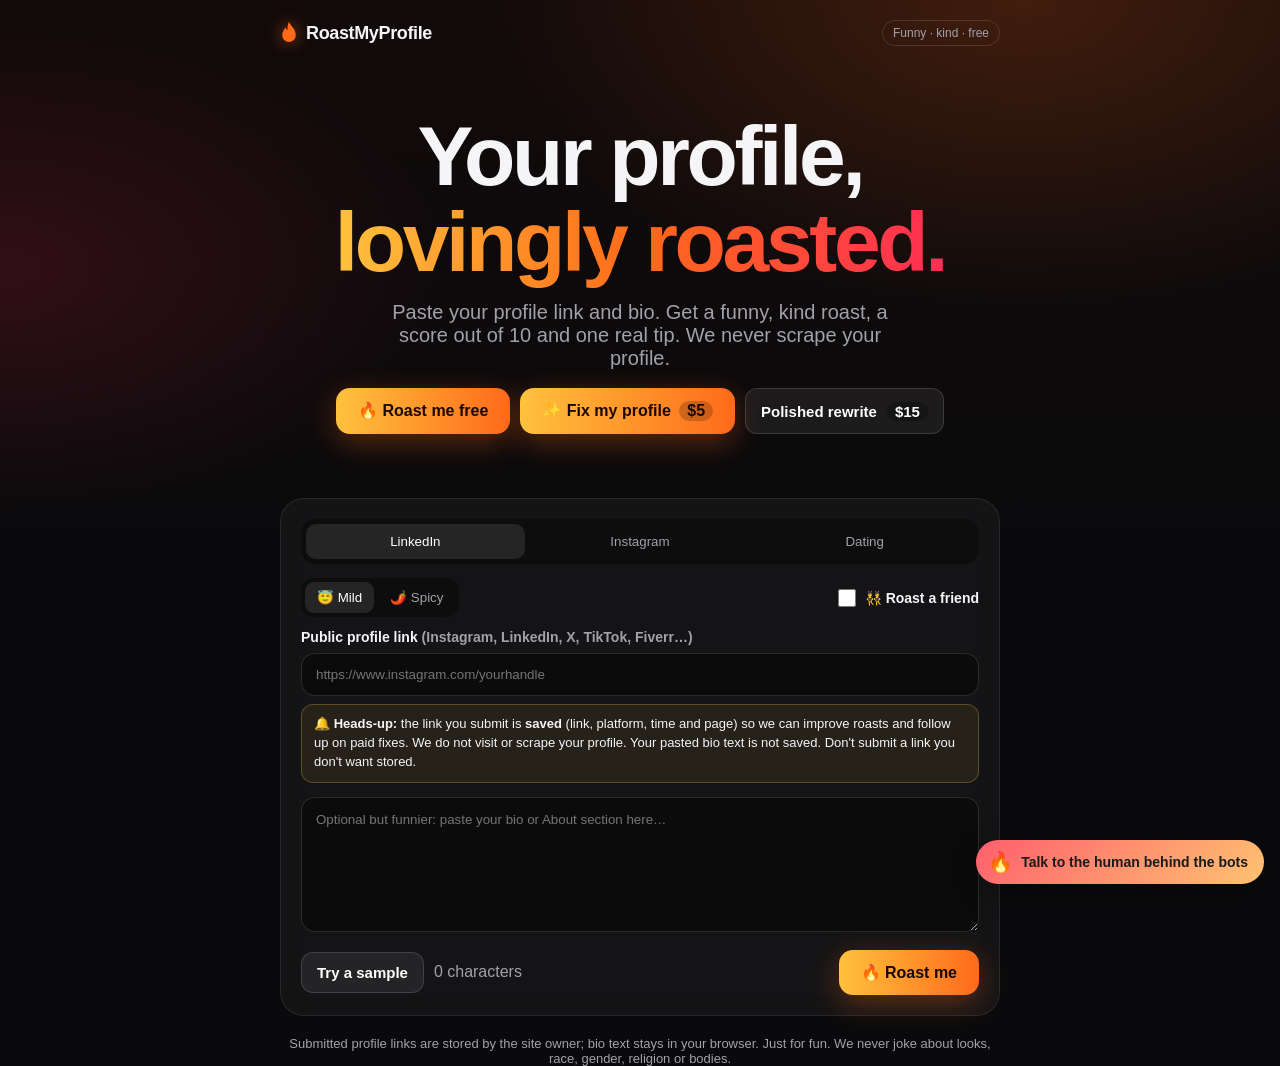
<file: index.html>
<!doctype html><html lang="en"><head><meta charset="utf-8"><meta name="viewport" content="width=device-width,initial-scale=1">
<title>RoastMyProfile — a funny, kind roast of your profile</title>
<meta name="description" content="Paste your LinkedIn, Instagram or dating bio. Get a funny-but-kind roast, a score and one real tip.">
<meta name="theme-color" content="#0a0a0c">
<link rel="canonical" href="https://mxhoaib.github.io/roastmyprofile/">
<meta property="og:type" content="website"><meta property="og:site_name" content="RoastMyProfile">
<meta property="og:title" content="RoastMyProfile: get your bio lovingly roasted 🔥">
<meta property="og:description" content="Paste your LinkedIn, Instagram or dating bio. Get a funny roast, a Savagery score and one real tip.">
<meta property="og:url" content="https://mxhoaib.github.io/roastmyprofile/"><meta property="og:image" content="https://mxhoaib.github.io/roastmyprofile/og-image.png">
<meta property="og:image:width" content="1200"><meta property="og:image:height" content="630"><meta property="og:image:alt" content="RoastMyProfile: your profile, lovingly roasted">
<meta name="twitter:card" content="summary_large_image"><meta name="twitter:title" content="RoastMyProfile: get your bio lovingly roasted 🔥">
<meta name="twitter:description" content="Funny-but-kind roasts of your LinkedIn, Instagram or dating bio."><meta name="twitter:image" content="https://mxhoaib.github.io/roastmyprofile/og-image.png">
<link rel="stylesheet" href="style.css"></head><body>
<div class="bg" aria-hidden="true"></div>
<header class="wrap top"><div class="logo"><svg viewBox="0 0 24 32" class="flame" aria-hidden="true"><path d="M12 1c2 6 9 9 9 18a9 9 0 0 1-18 0c0-5 3-7 4-11 1 3 2 4 3 4 0-4 0-7 2-11z"/></svg>RoastMyProfile</div><span class="pill">Funny · kind · free</span></header>
<main class="wrap">
<section class="hero"><h1>Your profile,<br><span class="grad">lovingly roasted.</span></h1><p class="sub">Paste your profile link and bio. Get a funny, kind roast, a score out of 10 and one real tip. We never scrape your profile.</p><p class="heroctas"><a class="cta" href="#app">🔥 Roast me free</a><a class="cta heropay" href="pay/?item=fix5" target="_blank" rel="noopener">✨ Fix my profile <span class="price">$5</span></a><a class="ghost heropay2" href="pay/?item=rewrite" target="_blank" rel="noopener">Polished rewrite <span class="price">$15</span></a></p><p id="stats" class="muted small stats" hidden></p></section>
<section class="panel" id="app">
<div class="types" role="radiogroup" aria-label="Profile type">
<button role="radio" aria-checked="true" data-type="linkedin" class="on">LinkedIn</button>
<button role="radio" aria-checked="false" data-type="instagram">Instagram</button>
<button role="radio" aria-checked="false" data-type="dating">Dating</button></div>
<div class="opts"><div class="seg" role="radiogroup" aria-label="Heat level"><button role="radio" aria-checked="true" data-heat="mild" class="on">😇 Mild</button><button role="radio" aria-checked="false" data-heat="spicy">🌶️ Spicy</button></div>
<label class="friend"><input type="checkbox" id="friend" data-ev="roast-a-friend-toggle"> 👯 Roast a friend</label></div>
<p id="friendnote" class="muted small" hidden>Paste your friend's public profile link (and their bio if you have it), roast it, then send them the roast link. It opens straight to their roast with a “Roast them back” button.</p>
<label for="purl" class="urllbl">Public profile link <span class="muted">(Instagram, LinkedIn, X, TikTok, Fiverr…)</span></label>
<input type="url" id="purl" inputmode="url" maxlength="300" placeholder="https://www.instagram.com/yourhandle" autocomplete="url">
<p class="notice small" id="urlnotice">🔔 <b>Heads-up:</b> the link you submit is <b>saved</b> (link, platform, time and page) so we can improve roasts and follow up on paid fixes. We do not visit or scrape your profile. Your pasted bio text is not saved. Don't submit a link you don't want stored.</p>
<label for="txt" class="sr">Profile text</label>
<textarea id="txt" rows="7" placeholder="Optional but funnier: paste your bio or About section here…"></textarea>
<div class="row"><button id="sample" class="ghost">Try a sample</button><span id="count" class="muted">0 characters</span><button id="go" class="cta">🔥 Roast me</button></div>
</section>
<section id="out" class="panel result" hidden aria-live="polite">
<div class="scorebox"><div class="score"><span id="score">0</span><small>/10</small></div><div id="verdict" class="verdict"></div></div>
<ol id="lines" class="lines"></ol>
<div class="tip"><b>One real tip:</b> <span id="tip"></span></div>
<a class="cta fix" id="fix" href="pay/?item=fix5" target="_blank" rel="noopener">✨ Fix it for $5 · Pay with PayPal</a>
<div class="seg sizes" role="radiogroup" aria-label="Card size"><button role="radio" aria-checked="true" data-size="4x5" class="on">4:5</button><button role="radio" aria-checked="false" data-size="9x16">9:16 Story</button><button role="radio" aria-checked="false" data-size="1x1">1:1</button><button role="radio" aria-checked="false" data-size="wide">1200×630</button></div>
<canvas id="card" width="1080" height="1350" aria-label="Share card preview"></canvas>
<div class="row wrapr"><button id="dl" class="ghost">⬇ Download card</button><button id="share" class="ghost" data-ev="share-native">📤 Share</button><button id="link" class="ghost" data-ev="share-copy-link">🔗 Copy roast link</button><button id="copy" class="ghost">Copy text</button>
<a id="x" class="ghost" target="_blank" rel="noopener" href="#" data-ev="share-x">X</a><a id="fb" class="ghost" target="_blank" rel="noopener" href="#" data-ev="share-facebook">Facebook</a><a id="li" class="ghost" target="_blank" rel="noopener" href="#" data-ev="share-linkedin">LinkedIn</a><a id="rd" class="ghost" target="_blank" rel="noopener" href="#" data-ev="share-reddit">Reddit</a><button id="tt" class="ghost" data-ev="share-tiktok">TikTok</button><button id="ig" class="ghost" data-ev="share-ig-story">IG Story</button><button id="again" class="ghost">🔁 Roast again</button></div>
<a class="cta upsell" href="pay/?item=rewrite" target="_blank" rel="noopener">Pay with PayPal · Polished rewrite $15 →</a>
<div class="friendbox"><b>👯 Roast a friend next</b><p class="muted small">Paste their public profile link. You'll get a roast link to send them. Like any submitted link, it is saved (see the notice above).</p><div class="row"><input type="url" id="furl" inputmode="url" maxlength="300" placeholder="https://www.linkedin.com/in/yourfriend" aria-label="Friend's profile link"><button id="froast" class="cta" data-ev="roast-a-friend">🔥 Roast my friend</button></div></div>
<div id="board" class="boardbox"></div>
<div class="submitbox"><label for="nick" class="small">Nickname for score submission (optional)</label><div class="row"><input id="nick" maxlength="24" placeholder="e.g. BuzzwordQueen" autocomplete="nickname"><button id="submit" class="ghost" data-ev="leaderboard-submit">📮 Submit my score</button></div><p class="muted small">Optional. Sends your nickname, score, profile type, and profile link (if you entered one) to the site owner. There is no public leaderboard yet.</p></div>
<p class="muted small" id="toast" role="status"></p>
</section>
</main>
<footer class="wrap muted small">Submitted profile links are stored by the site owner; bio text stays in your browser. Just for fun. We never joke about looks, race, gender, religion or bodies.</footer>
<script src="config.js"></script><script src="engine.js"></script><script src="viral.js"></script><script src="app.js"></script><script data-goatcounter="https://d3dddsites.goatcounter.com/count" async src="//gc.zgo.at/count.js"></script>
<script>/* Records pay/download clicks as GoatCounter events; does nothing unless GoatCounter is loaded. */
document.addEventListener('click',function(e){var el=e.target.closest&&e.target.closest('a,button');if(!el||!window.goatcounter||!window.goatcounter.count)return;var h=el.getAttribute('href')||'',id=el.id||'',t=(el.textContent||'').trim().slice(0,40),m=h.match(/pay\/\?item=([\w-]+)/),ev=null;if(m)ev='pay-'+m[1];else if(el.hasAttribute('download')||/^(dl|svg|png|dxf|download)/i.test(id)||/download/i.test(t))ev='download-'+(id||t.toLowerCase().replace(/\W+/g,'-'));if(ev)window.goatcounter.count({path:(location.pathname.split('/')[1]||'root')+'/'+ev,title:t,event:true})},true);</script>
<script src="contact.js" data-subject="Roast me in person, please" data-emoji="🔥" data-line="Got roasted and want revenge? Or a collab? Email the human holding the matches." defer></script>
</body></html>
</file>
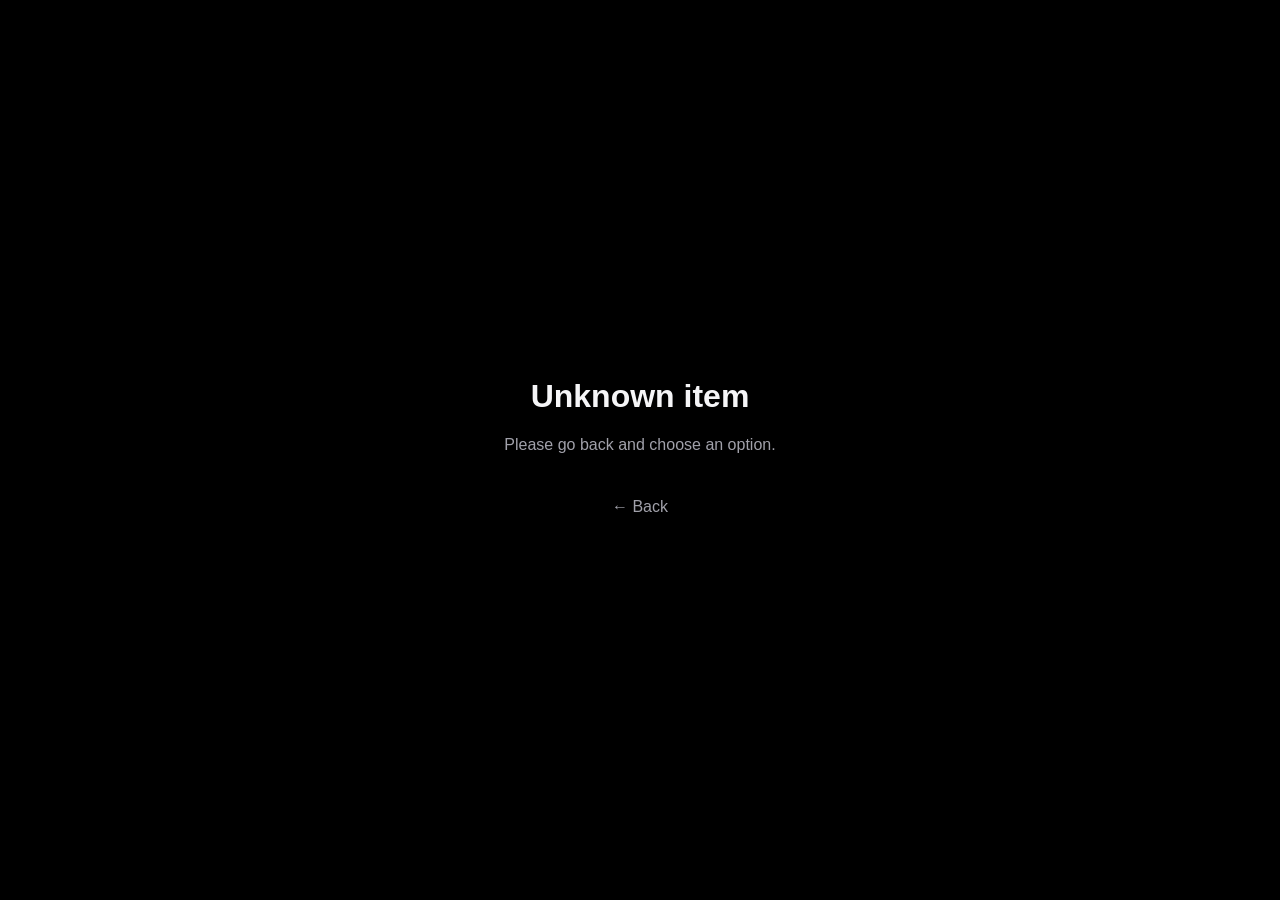
<file: pay/index.html>
<!doctype html><html lang="en"><head><meta charset="utf-8"><meta name="viewport" content="width=device-width,initial-scale=1"><meta name="robots" content="noindex"><title>Redirecting to PayPal…</title>
<style>body{margin:0;min-height:100vh;display:grid;place-items:center;background:#000;color:#f5f5f7;font-family:-apple-system,Segoe UI,Roboto,Arial,sans-serif;text-align:center}a{display:inline-block;margin-top:16px;padding:12px 22px;border-radius:14px;background:#ffc439;color:#111;font-weight:800;text-decoration:none}p{color:#a1a1aa}</style></head><body><main><h1 id="h">Taking you to PayPal…</h1><p id="d"></p><a id="go" href="../">Pay with PayPal</a><p><a href="../" style="background:none;color:#a1a1aa;font-weight:500">← Back</a></p></main>
<script>
// Items: amount in USD (null = buyer enters amount). No logins or secrets here.
var ITEMS={fix5:{n:'Fix my profile',a:5},rewrite:{n:'Polished profile rewrite',a:15}};
var u=['https:','','paypal.me','imshoi'];
var k=new URLSearchParams(location.search).get('item'),it=Object.prototype.hasOwnProperty.call(ITEMS,k)?ITEMS[k]:null;
if(!it){document.getElementById('h').textContent='Unknown item';document.getElementById('d').textContent='Please go back and choose an option.';document.getElementById('go').style.display='none'}
else{if(it.a)u.push(it.a+'USD');var url=u.join('/');document.getElementById('h').textContent=it.n;document.getElementById('d').textContent=(it.a?'US$'+it.a+' · ':'')+'Secure payment on PayPal. Redirecting…';document.getElementById('go').href=url;setTimeout(function(){location.replace(url)},900)}
</script></body></html>
</file>
<file: style.css>
:root{--o:#ff6a1a;--y:#ffc23d;--r:#ff2d55;--t:#f5f5f7;--m:#a1a1aa}
*{box-sizing:border-box}html{-webkit-text-size-adjust:100%}
body{margin:0;font-family:-apple-system,BlinkMacSystemFont,"SF Pro Display","Segoe UI",Roboto,Helvetica,Arial,sans-serif;color:var(--t);background:#0a0a0c;overflow-x:hidden}
.bg{position:fixed;inset:0;z-index:-1;background:radial-gradient(60% 50% at 80% 0%,#ff6a1a33,transparent 70%),radial-gradient(50% 40% at 0% 30%,#ff2d5526,transparent 70%),linear-gradient(180deg,#120a0a,#0a0a0c 60%)}
.wrap{max-width:760px;margin:0 auto;padding:0 20px}
.top{display:flex;justify-content:space-between;align-items:center;padding-top:20px;padding-bottom:20px}
.logo{display:flex;gap:8px;align-items:center;font-weight:800;letter-spacing:-.02em;font-size:18px}
.flame{width:18px;height:24px;fill:url(#g);fill:var(--o);filter:drop-shadow(0 0 8px #ff6a1a99);animation:flick 1.6s ease-in-out infinite alternate;transform-origin:bottom}
@keyframes flick{to{transform:scaleY(1.08) rotate(2deg)}}
.pill{font-size:12px;color:var(--m);border:1px solid #ffffff22;border-radius:99px;padding:5px 10px}
.hero{padding:48px 0 28px;text-align:center;animation:up .7s ease both}
h1{font-size:clamp(40px,9vw,84px);line-height:1.02;letter-spacing:-.04em;margin:0 0 16px;font-weight:800}
.grad{background:linear-gradient(90deg,var(--y),var(--o),var(--r));-webkit-background-clip:text;background-clip:text;color:transparent}
.sub{color:var(--m);font-size:clamp(16px,2.4vw,20px);max-width:540px;margin:0 auto}
.panel{background:#ffffff0b;border:1px solid #ffffff17;border-radius:24px;padding:20px;margin:20px 0;backdrop-filter:blur(12px);animation:up .7s .1s ease both}
@keyframes up{from{opacity:0;transform:translateY(16px)}}
.types{display:grid;grid-template-columns:repeat(3,1fr);gap:6px;background:#00000055;padding:5px;border-radius:14px;margin-bottom:14px}
.types button{border:0;background:none;color:var(--m);padding:10px;border-radius:10px;font:600 15px inherit;font-family:inherit;cursor:pointer;transition:.2s}
.types .on{background:#ffffff1a;color:#fff}
textarea{width:100%;background:#00000066;border:1px solid #ffffff1f;border-radius:14px;color:#fff;padding:14px;font:16px/1.5 inherit;font-family:inherit;resize:vertical}
textarea:focus{outline:2px solid var(--o);outline-offset:1px}
.row{display:flex;gap:10px;align-items:center;margin-top:14px;flex-wrap:wrap}.row .muted{flex:1}
button,.cta{font-family:inherit;cursor:pointer}
.ghost{background:#ffffff12;color:#fff;border:1px solid #ffffff22;border-radius:12px;padding:11px 15px;font-weight:600;font-size:15px}
.ghost:hover{background:#ffffff22}
.cta{border:0;border-radius:14px;padding:13px 22px;font-weight:800;font-size:16px;color:#1a0800;background:linear-gradient(90deg,var(--y),var(--o));box-shadow:0 8px 30px #ff6a1a55;transition:transform .15s;text-decoration:none;display:inline-block;text-align:center}
.cta:hover{transform:translateY(-2px)}
.muted{color:var(--m)}.small{font-size:13px}
.sr{position:absolute;width:1px;height:1px;overflow:hidden;clip:rect(0 0 0 0)}
.scorebox{display:flex;gap:16px;align-items:center}
.score{font-size:64px;font-weight:800;letter-spacing:-.04em;background:linear-gradient(180deg,var(--y),var(--r));-webkit-background-clip:text;background-clip:text;color:transparent}
.score small{font-size:24px}.verdict{font-weight:700;font-size:20px}
.lines{padding-left:22px;font-size:18px;line-height:1.5}.lines li{margin:10px 0;opacity:0;animation:pop .5s ease forwards}
@keyframes pop{from{opacity:0;transform:translateY(12px)}to{opacity:1;transform:none}}
.tip{background:#ffc23d14;border:1px solid #ffc23d44;border-radius:14px;padding:14px}
canvas{width:100%;max-width:360px;display:block;margin:20px auto 0;border-radius:16px;box-shadow:0 20px 60px #000a}
.upsell{display:block;margin-top:16px;font-size:18px}
footer{padding:20px 20px 40px;text-align:center}
@media (prefers-reduced-motion:reduce){*,*::before,*::after{animation:none!important;transition:none!important}.lines li{opacity:1}}

.opts{display:flex;justify-content:space-between;align-items:center;gap:10px;margin-bottom:12px;flex-wrap:wrap}
.seg{display:inline-flex;gap:4px;background:#00000055;padding:4px;border-radius:12px}
.seg button{border:0;background:none;color:var(--m);padding:8px 12px;border-radius:9px;font:600 14px inherit;font-family:inherit}
.seg .on{background:#ffffff1a;color:#fff}
.friend{font-weight:600;font-size:14px;display:flex;gap:6px;align-items:center;cursor:pointer}
.friend input{accent-color:var(--o);width:18px;height:18px}
a.ghost{text-decoration:none;display:inline-block}
.fix{display:block;margin:14px 0 0;background:linear-gradient(90deg,#fff,#ffd9b0)}
.sizes{display:flex;justify-content:center;margin:18px auto 0;width:max-content;max-width:100%}
canvas.s9x16{max-width:280px}
#friendbanner{background:#ff6a1a22;border:1px solid #ff6a1a55;border-radius:14px;padding:12px;margin-bottom:12px;font-weight:600}
.lines li,.tip{overflow-wrap:anywhere}

[hidden]{display:none!important}
#purl{width:100%;background:#00000066;border:1px solid #ffffff1f;border-radius:14px;color:#fff;padding:13px 14px;font:16px inherit;font-family:inherit;margin-bottom:8px}#purl:focus{outline:2px solid var(--o);outline-offset:1px}.urllbl{display:block;font-weight:600;font-size:14px;margin:4px 0 8px}.notice{background:#ffc23d14;border:1px solid #ffc23d44;border-radius:12px;padding:10px 12px;margin:0 0 14px;color:#f5f5f7;line-height:1.45}
.heroctas{display:flex;gap:10px;flex-wrap:wrap;justify-content:center;margin-top:18px}.heroctas .ghost{display:inline-flex;align-items:center;gap:6px;text-decoration:none}.price{display:inline-block;margin-left:4px;padding:1px 8px;border-radius:99px;background:#0003;font-weight:800}.stats{text-align:center;margin-top:10px}
.friendbox,.boardbox,.submitbox{margin-top:18px;padding:14px;border:1px solid #ffffff1f;border-radius:16px;background:#ffffff08}.friendbox .row,.submitbox .row{flex-wrap:wrap}.friendbox input,.submitbox input{flex:1 1 220px;min-width:0}
canvas.swide{max-width:520px}
#furl,#nick{background:#00000066;border:1px solid #ffffff1f;border-radius:14px;color:#fff;padding:12px 14px;font:16px inherit;font-family:inherit}#furl:focus,#nick:focus{outline:2px solid var(--o);outline-offset:1px}.boardbox ol{margin:8px 0 0;padding-left:22px}
</file>
